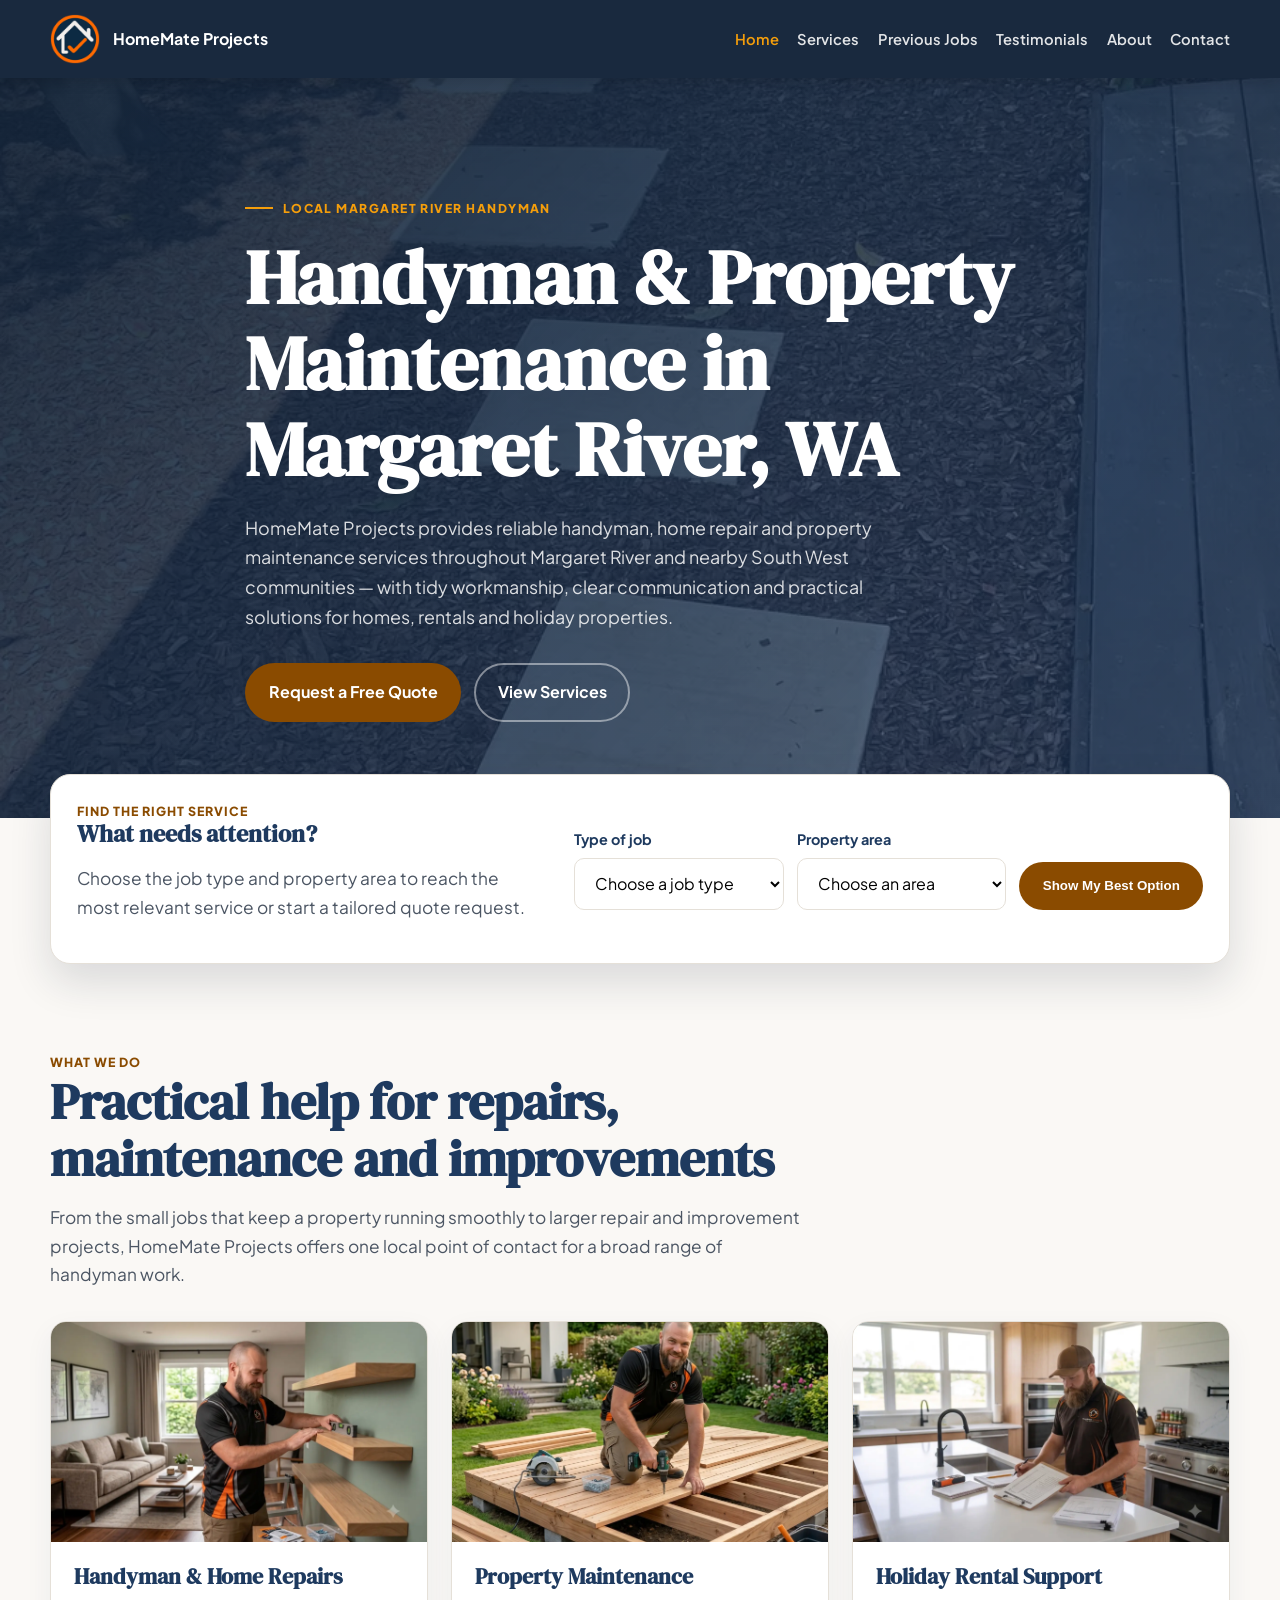
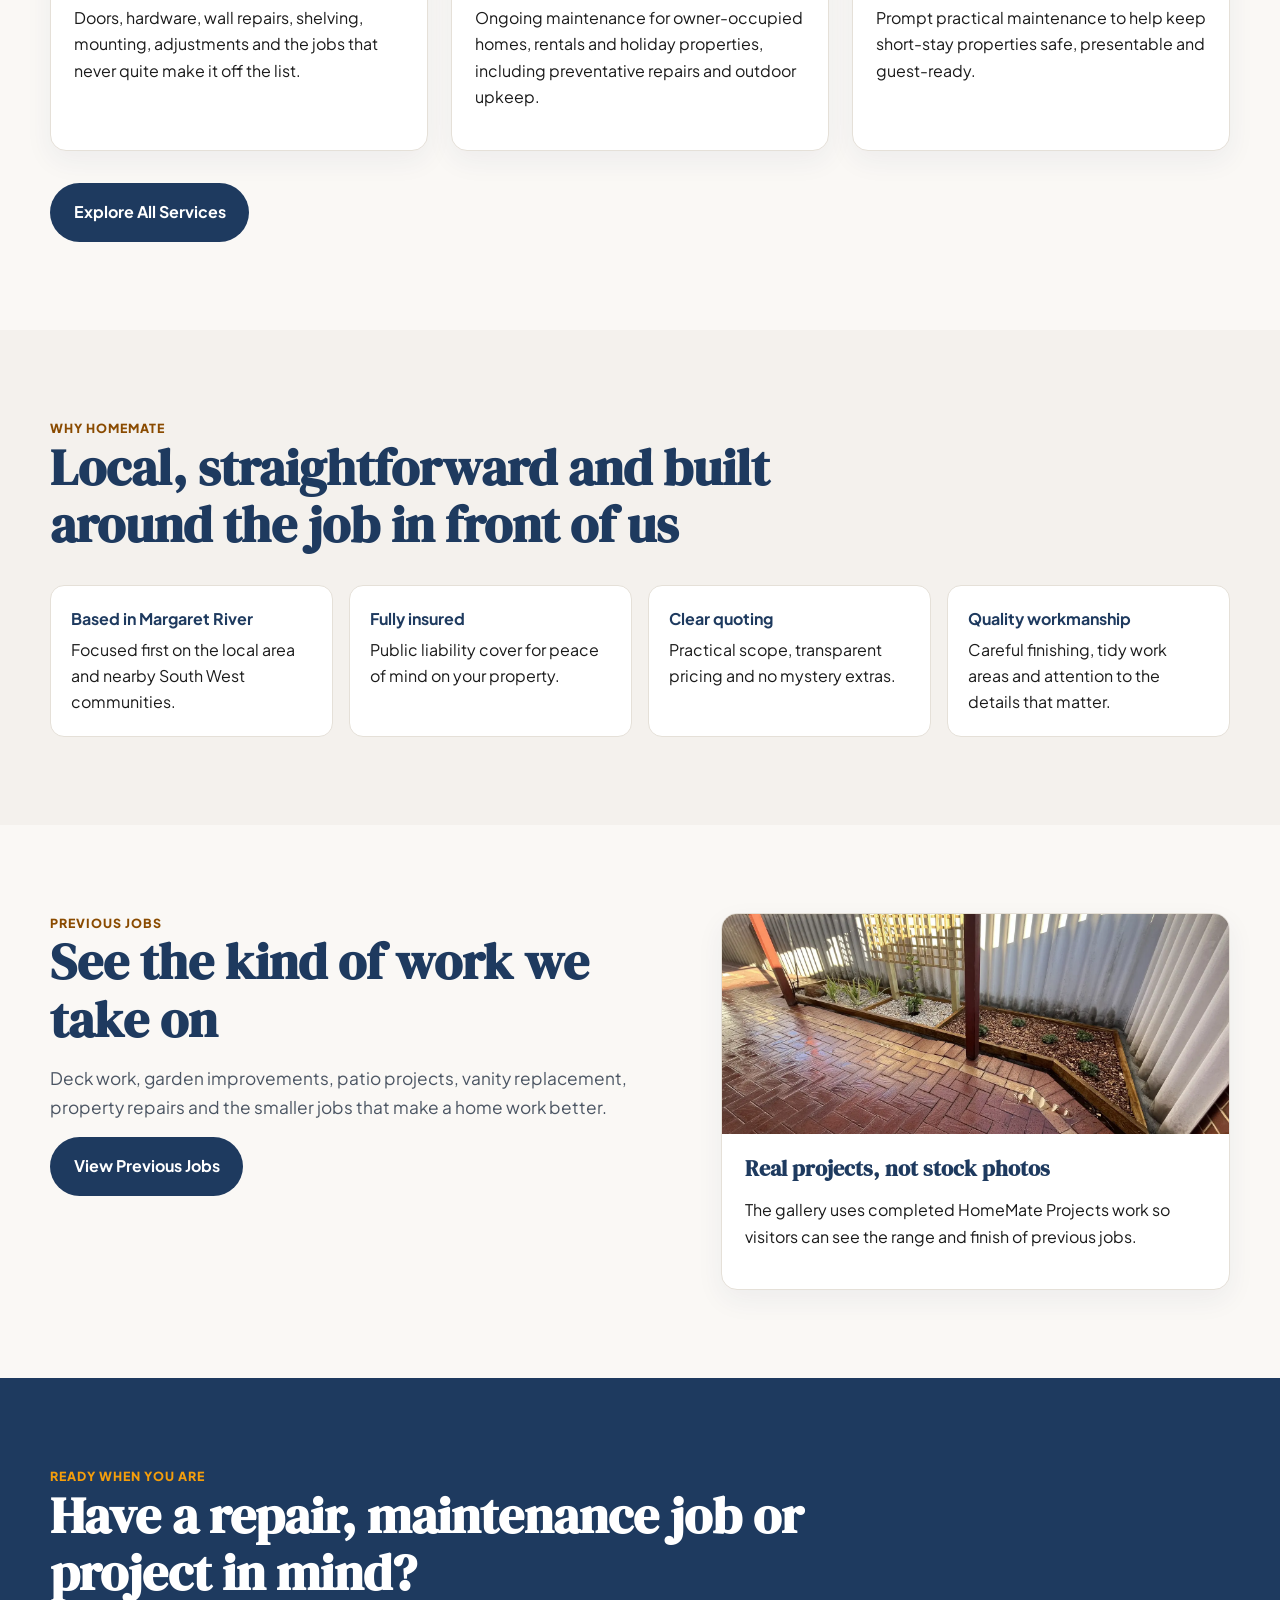
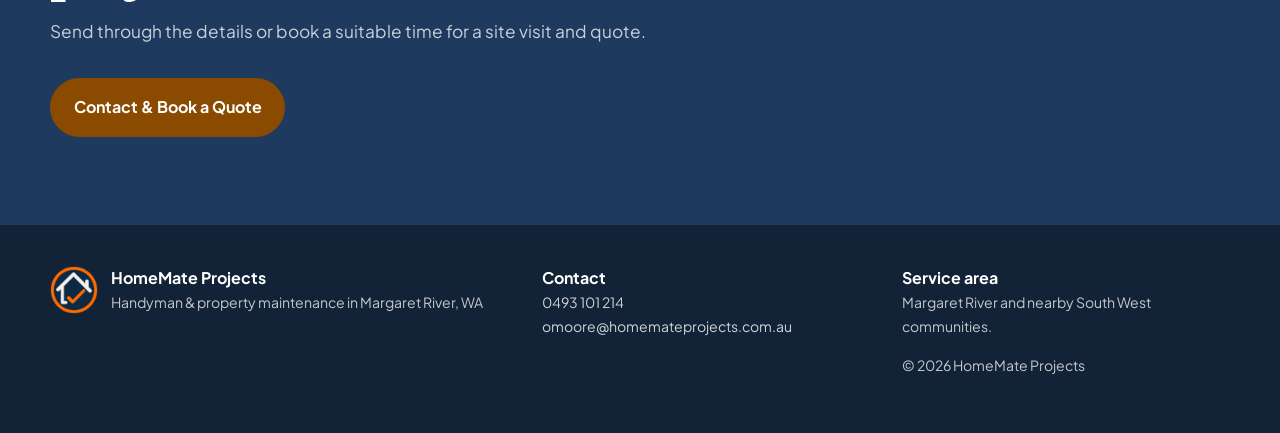
<file: index.html>
<!doctype html><html lang="en-AU"><head><meta charset="utf-8"><meta name="viewport" content="width=device-width,initial-scale=1"><title>Handyman Margaret River | HomeMate Projects</title><meta name="description" content="Reliable handyman and property maintenance services in Margaret River, WA. Home repairs, maintenance, outdoor work and holiday rental support."><link rel="canonical" href="https://homemateprojects.com.au/"><link rel="preconnect" href="https://fonts.googleapis.com"><link rel="preconnect" href="https://fonts.gstatic.com" crossorigin><link href="https://fonts.googleapis.com/css2?family=DM+Serif+Display&family=Plus+Jakarta+Sans:wght@400;500;600;700;800&display=swap" rel="stylesheet"><link rel="stylesheet" href="assets/styles.css"></head><body><header class="site-header"><div class="container nav"><a class="brand" href="index.html"><img src="assets/images/home-mate-logo.png" alt="HomeMate Projects logo"><span>HomeMate Projects</span></a><button class="menu-btn" aria-label="Toggle menu" aria-expanded="false">☰</button><nav class="nav-links" aria-label="Main navigation"><a href="index.html" aria-current="page">Home</a><a href="services.html">Services</a><a href="previous-jobs.html">Previous Jobs</a><a href="testimonials.html">Testimonials</a><a href="about.html">About</a><a href="contact.html">Contact</a></nav></div></header>
<main><section class="hero"><div class="container hero-inner"><div class="eyebrow">Local Margaret River handyman</div><h1>Handyman & Property Maintenance in Margaret River, WA</h1><p>HomeMate Projects provides reliable handyman, home repair and property maintenance services throughout Margaret River and nearby South West communities — with tidy workmanship, clear communication and practical solutions for homes, rentals and holiday properties.</p><div class="actions"><a class="btn btn-primary" href="contact.html">Request a Free Quote</a><a class="btn btn-outline" href="services.html">View Services</a></div></div></section><section class="finder-section" aria-labelledby="finder-title"><div class="container"><div class="finder-card"><div><div class="kicker">Find the right service</div><h2 id="finder-title">What needs attention?</h2><p class="lead">Choose the job type and property area to reach the most relevant service or start a tailored quote request.</p></div><form id="service-finder" class="finder-form"><div class="field"><label for="finder-job">Type of job</label><select id="finder-job" required><option value="">Choose a job type</option><option value="general">General handyman &amp; repairs</option><option value="property">Property maintenance</option><option value="doors">Doors, windows &amp; hardware</option><option value="carpentry">Carpentry &amp; small projects</option><option value="outdoor">Decks &amp; outdoor repairs</option><option value="holiday">Holiday rental maintenance</option><option value="kitchen">Kitchen &amp; bathroom refreshes</option><option value="flatpack">Flat-pack assembly</option></select></div><div class="field"><label for="finder-area">Property area</label><select id="finder-area" required><option value="">Choose an area</option><option>Margaret River</option><option>Cowaramup</option><option>Prevelly</option><option>Gnarabup</option><option>Witchcliffe</option><option>Gracetown</option><option>Nearby South West</option></select></div><button class="btn btn-primary" type="submit">Show My Best Option</button></form><div id="finder-result" class="finder-result" hidden aria-live="polite"><div><strong id="finder-result-title"></strong><p id="finder-result-copy"></p></div><div class="actions"><a id="finder-service-link" class="btn btn-navy" href="services.html">View Service</a><a id="finder-quote-link" class="btn btn-light" href="contact.html">Request a Quote</a></div></div></div></div></section><section class="section"><div class="container"><div class="kicker">What we do</div><h2 class="section-title">Practical help for repairs, maintenance and improvements</h2><p class="lead">From the small jobs that keep a property running smoothly to larger repair and improvement projects, HomeMate Projects offers one local point of contact for a broad range of handyman work.</p><div class="grid cards-3" style="margin-top:2rem"><article class="card"><img src="assets/images/shelving-install.webp" alt="Handyman repair and shelving work"><div class="card-body"><h3>Handyman & Home Repairs</h3><p>Doors, hardware, wall repairs, shelving, mounting, adjustments and the jobs that never quite make it off the list.</p></div></article><article class="card"><img src="assets/images/deck-build.webp" alt="Timber deck and outdoor repair work"><div class="card-body"><h3>Property Maintenance</h3><p>Ongoing maintenance for owner-occupied homes, rentals and holiday properties, including preventative repairs and outdoor upkeep.</p></div></article><article class="card"><img src="assets/images/holiday-rental-maintenance.webp" alt="Holiday rental property maintenance"><div class="card-body"><h3>Holiday Rental Support</h3><p>Prompt practical maintenance to help keep short-stay properties safe, presentable and guest-ready.</p></div></article></div><div class="actions"><a class="btn btn-navy" href="services.html">Explore All Services</a></div></div></section><section class="section alt"><div class="container"><div class="kicker">Why HomeMate</div><h2 class="section-title">Local, straightforward and built around the job in front of us</h2><div class="trust" style="margin-top:2rem"><div class="item"><strong>Based in Margaret River</strong><span>Focused first on the local area and nearby South West communities.</span></div><div class="item"><strong>Fully insured</strong><span>Public liability cover for peace of mind on your property.</span></div><div class="item"><strong>Clear quoting</strong><span>Practical scope, transparent pricing and no mystery extras.</span></div><div class="item"><strong>Quality workmanship</strong><span>Careful finishing, tidy work areas and attention to the details that matter.</span></div></div></div></section><section class="section"><div class="container split"><div><div class="kicker">Previous jobs</div><h2 class="section-title">See the kind of work we take on</h2><p class="lead">Deck work, garden improvements, patio projects, vanity replacement, property repairs and the smaller jobs that make a home work better.</p><a class="btn btn-navy" href="previous-jobs.html">View Previous Jobs</a></div><div class="card"><img src="assets/images/garden-after.webp" alt="Completed garden improvement project in the South West"><div class="card-body"><h3>Real projects, not stock photos</h3><p>The gallery uses completed HomeMate Projects work so visitors can see the range and finish of previous jobs.</p></div></div></div></section><section class="section navy"><div class="container"><div class="kicker" style="color:var(--amber-light)">Ready when you are</div><h2 class="section-title">Have a repair, maintenance job or project in mind?</h2><p class="lead">Send through the details or book a suitable time for a site visit and quote.</p><div class="actions"><a class="btn btn-primary" href="contact.html">Contact & Book a Quote</a></div></div></section></main><footer class="footer"><div class="container footer-grid"><div><div class="footer-brand"><img src="assets/images/home-mate-logo.png" alt=""><div><strong>HomeMate Projects</strong><div class="small">Handyman & property maintenance in Margaret River, WA</div></div></div></div><div><strong>Contact</strong><p class="small"><a href="tel:0493101214">0493 101 214</a><br><a href="mailto:omoore@homemateprojects.com.au">omoore@homemateprojects.com.au</a></p></div><div><strong>Service area</strong><p class="small">Margaret River and nearby South West communities.</p><p class="small">© 2026 HomeMate Projects</p></div></div></footer><script src="assets/site.js"></script></body></html>
</file>
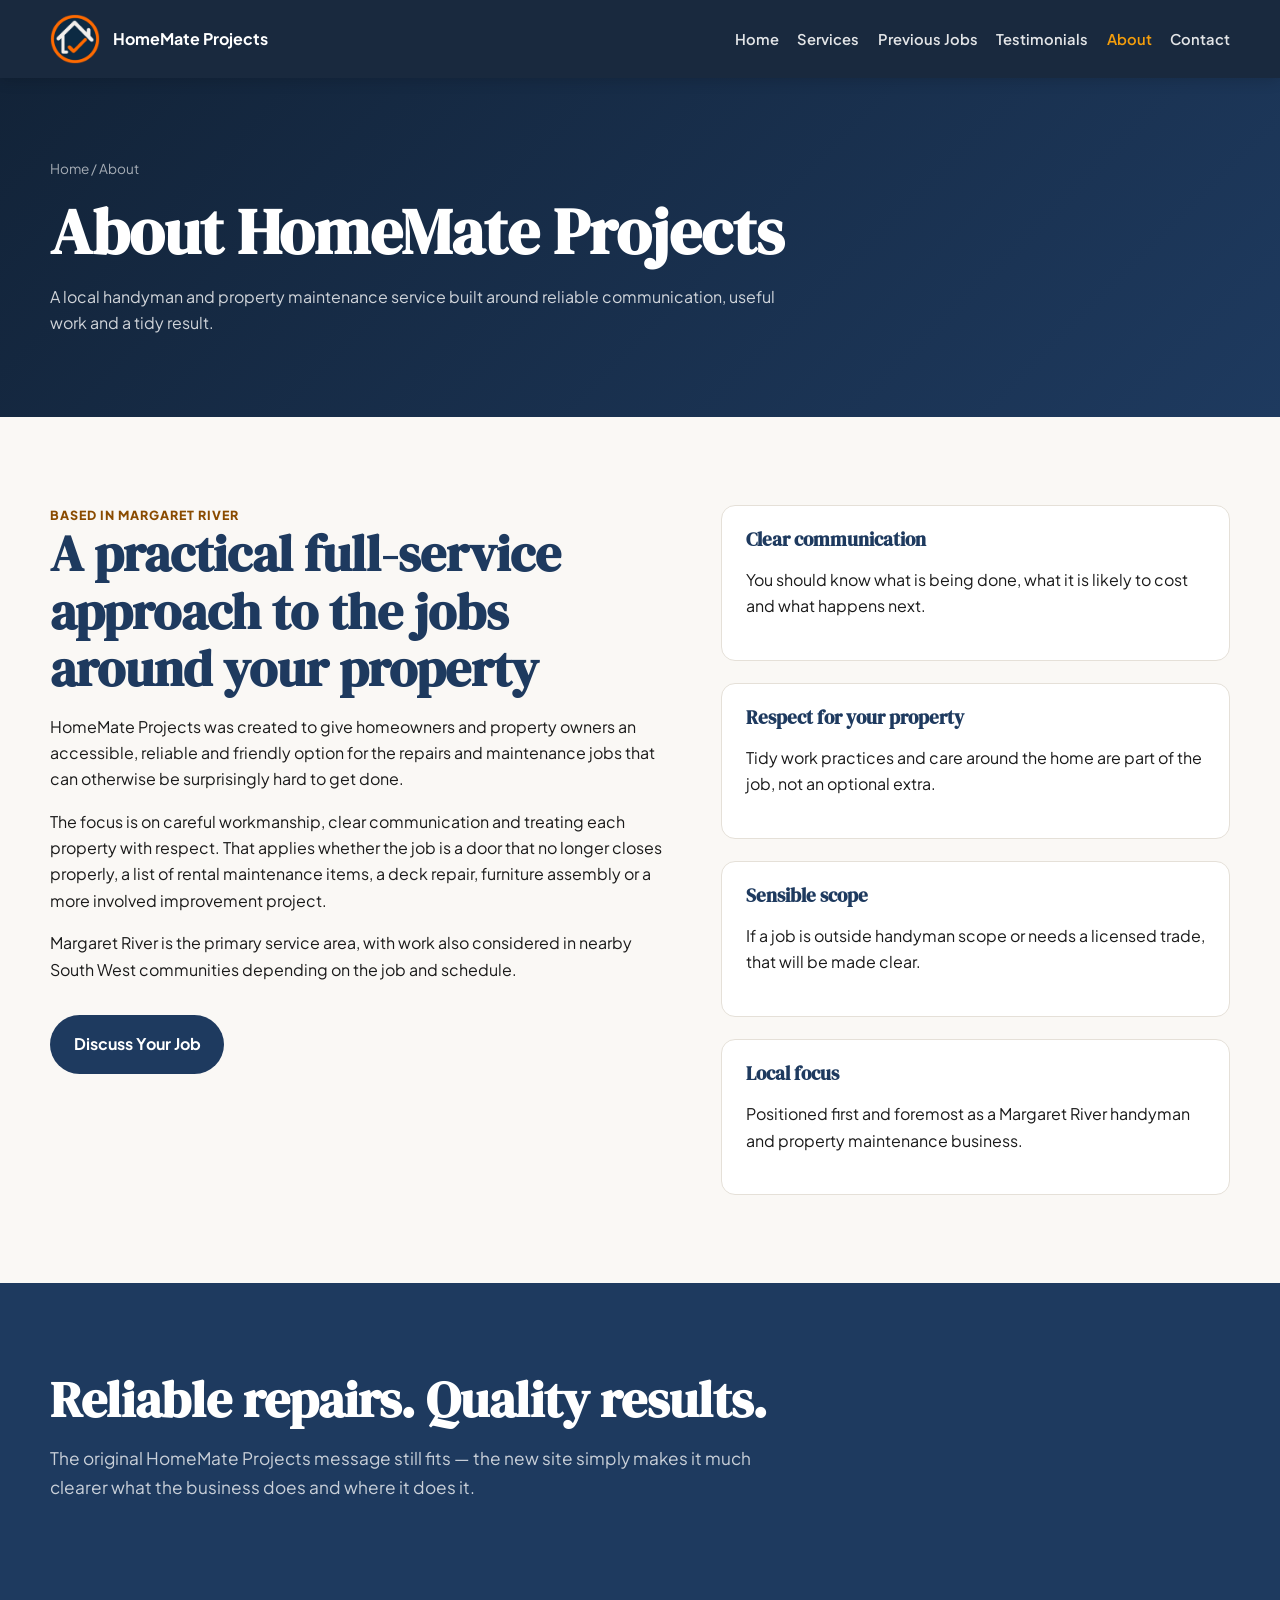
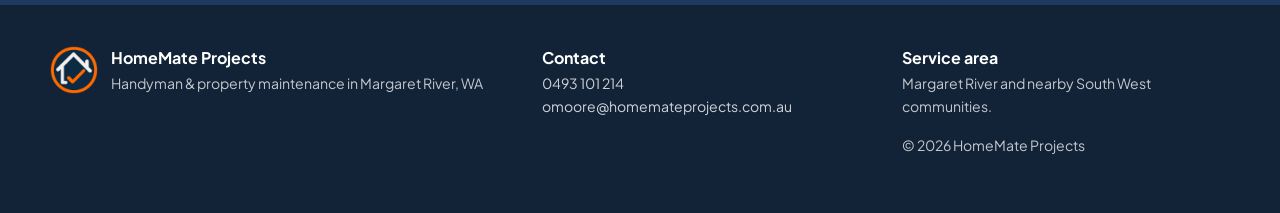
<file: about.html>
<!doctype html><html lang="en-AU"><head><meta charset="utf-8"><meta name="viewport" content="width=device-width,initial-scale=1"><title>About HomeMate Projects | Margaret River Handyman</title><meta name="description" content="About HomeMate Projects, a Margaret River handyman and property maintenance service focused on reliable repairs, clear communication and quality workmanship."><link rel="canonical" href="https://homemateprojects.com.au/about.html"><link rel="preconnect" href="https://fonts.googleapis.com"><link rel="preconnect" href="https://fonts.gstatic.com" crossorigin><link href="https://fonts.googleapis.com/css2?family=DM+Serif+Display&family=Plus+Jakarta+Sans:wght@400;500;600;700;800&display=swap" rel="stylesheet"><link rel="stylesheet" href="assets/styles.css"></head><body><header class="site-header"><div class="container nav"><a class="brand" href="index.html"><img src="assets/images/home-mate-logo.png" alt="HomeMate Projects logo"><span>HomeMate Projects</span></a><button class="menu-btn" aria-label="Toggle menu" aria-expanded="false">☰</button><nav class="nav-links" aria-label="Main navigation"><a href="index.html">Home</a><a href="services.html">Services</a><a href="previous-jobs.html">Previous Jobs</a><a href="testimonials.html">Testimonials</a><a href="about.html" aria-current="page">About</a><a href="contact.html">Contact</a></nav></div></header>
<main><section class="page-hero"><div class="container"><div class="breadcrumbs">Home / About</div><h1>About HomeMate Projects</h1><p>A local handyman and property maintenance service built around reliable communication, useful work and a tidy result.</p></div></section><section class="section"><div class="container split"><div><div class="kicker">Based in Margaret River</div><h2 class="section-title">A practical full-service approach to the jobs around your property</h2><p>HomeMate Projects was created to give homeowners and property owners an accessible, reliable and friendly option for the repairs and maintenance jobs that can otherwise be surprisingly hard to get done.</p><p>The focus is on careful workmanship, clear communication and treating each property with respect. That applies whether the job is a door that no longer closes properly, a list of rental maintenance items, a deck repair, furniture assembly or a more involved improvement project.</p><p>Margaret River is the primary service area, with work also considered in nearby South West communities depending on the job and schedule.</p><div class="actions"><a class="btn btn-navy" href="contact.html">Discuss Your Job</a></div></div><div class="grid"><div class="service-block"><h3>Clear communication</h3><p>You should know what is being done, what it is likely to cost and what happens next.</p></div><div class="service-block"><h3>Respect for your property</h3><p>Tidy work practices and care around the home are part of the job, not an optional extra.</p></div><div class="service-block"><h3>Sensible scope</h3><p>If a job is outside handyman scope or needs a licensed trade, that will be made clear.</p></div><div class="service-block"><h3>Local focus</h3><p>Positioned first and foremost as a Margaret River handyman and property maintenance business.</p></div></div></div></section><section class="section navy"><div class="container"><h2 class="section-title">Reliable repairs. Quality results.</h2><p class="lead">The original HomeMate Projects message still fits — the new site simply makes it much clearer what the business does and where it does it.</p></div></section></main><footer class="footer"><div class="container footer-grid"><div><div class="footer-brand"><img src="assets/images/home-mate-logo.png" alt=""><div><strong>HomeMate Projects</strong><div class="small">Handyman & property maintenance in Margaret River, WA</div></div></div></div><div><strong>Contact</strong><p class="small"><a href="tel:0493101214">0493 101 214</a><br><a href="mailto:omoore@homemateprojects.com.au">omoore@homemateprojects.com.au</a></p></div><div><strong>Service area</strong><p class="small">Margaret River and nearby South West communities.</p><p class="small">© 2026 HomeMate Projects</p></div></div></footer><script src="assets/site.js"></script></body></html>
</file>
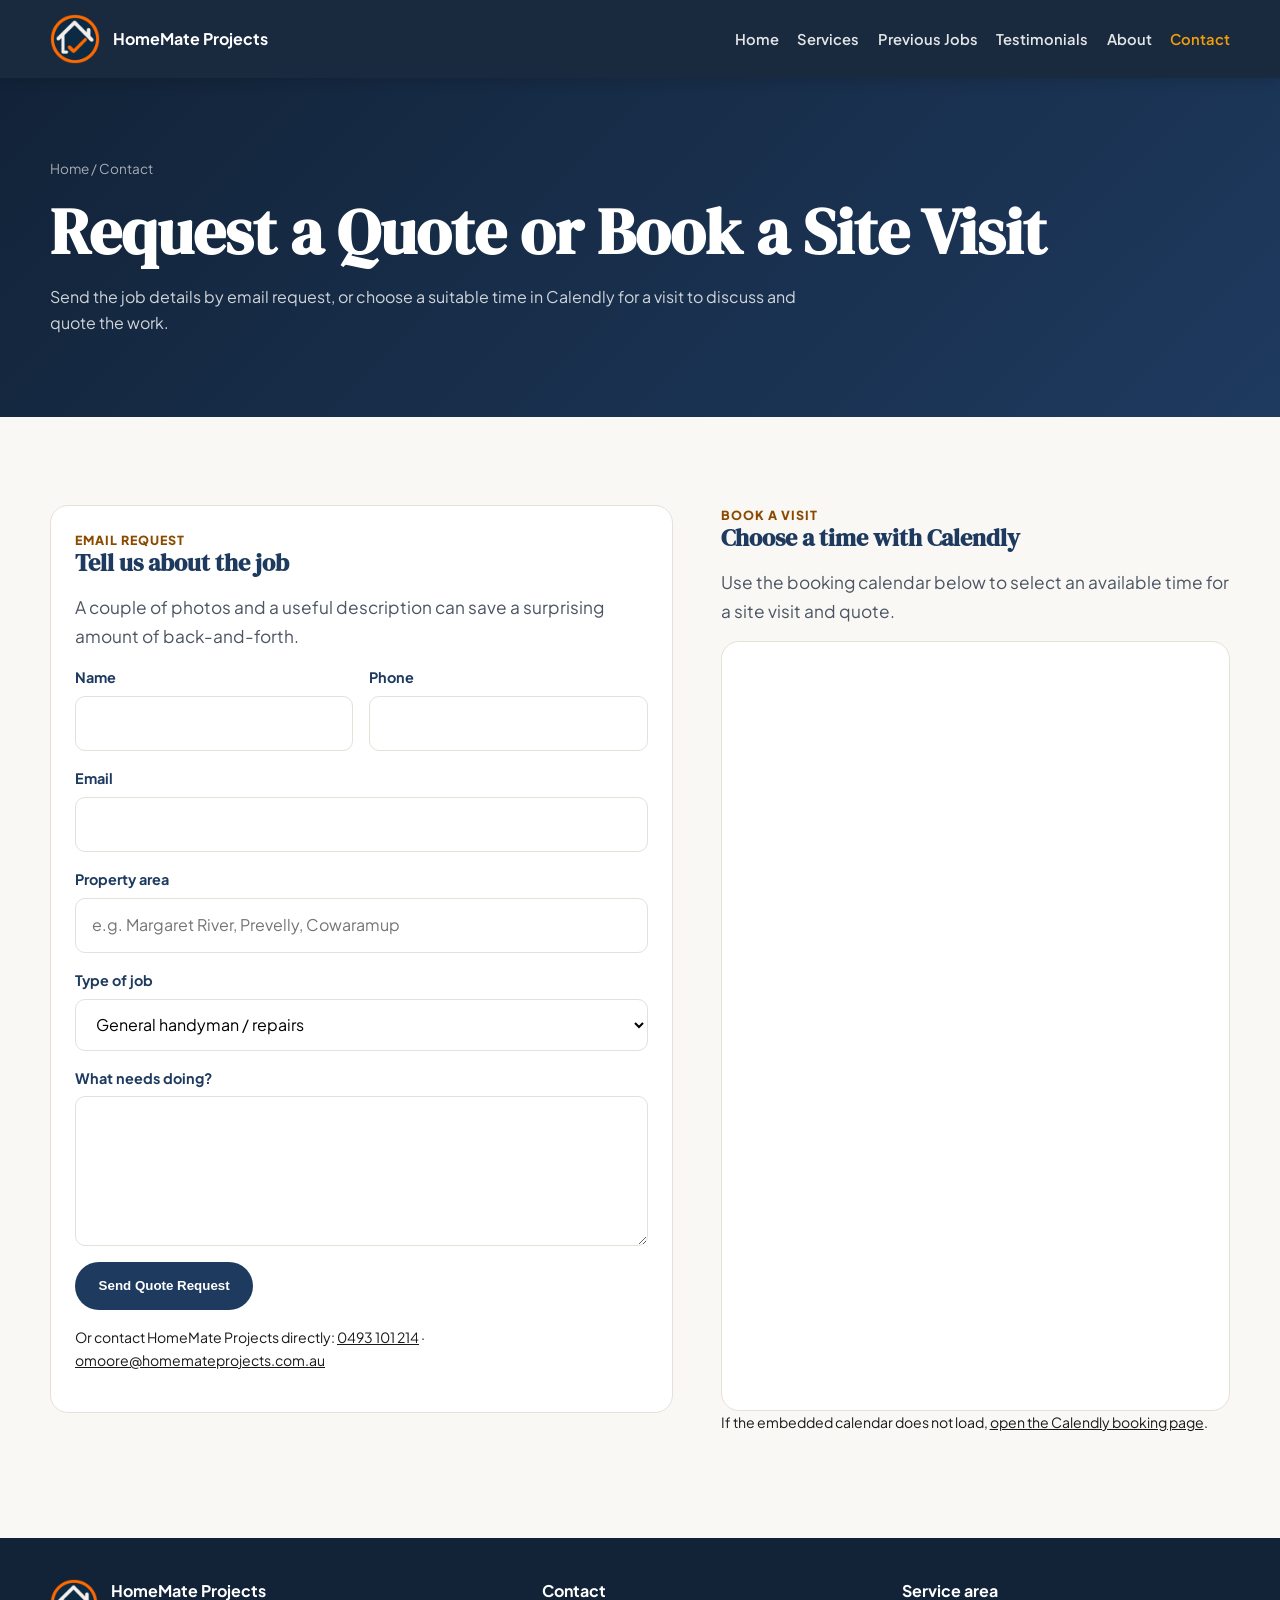
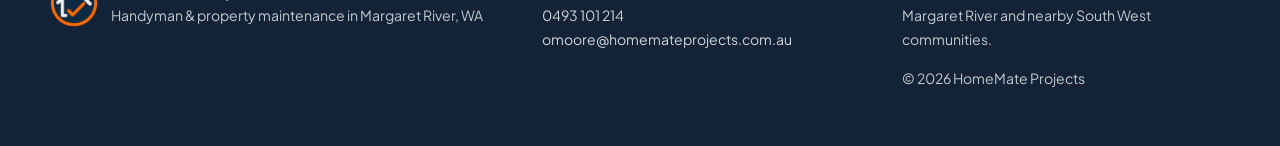
<file: contact.html>
<!doctype html><html lang="en-AU"><head><meta charset="utf-8"><meta name="viewport" content="width=device-width,initial-scale=1"><title>Contact HomeMate Projects | Book a Handyman Quote</title><meta name="description" content="Contact HomeMate Projects in Margaret River. Send a handyman quote request or book a site visit using Calendly."><link rel="canonical" href="https://homemateprojects.com.au/contact.html"><link rel="preconnect" href="https://fonts.googleapis.com"><link rel="preconnect" href="https://fonts.gstatic.com" crossorigin><link href="https://fonts.googleapis.com/css2?family=DM+Serif+Display&family=Plus+Jakarta+Sans:wght@400;500;600;700;800&display=swap" rel="stylesheet"><link rel="stylesheet" href="assets/styles.css"></head><body><header class="site-header"><div class="container nav"><a class="brand" href="index.html"><img src="assets/images/home-mate-logo.png" alt="HomeMate Projects logo"><span>HomeMate Projects</span></a><button class="menu-btn" aria-label="Toggle menu" aria-expanded="false">☰</button><nav class="nav-links" aria-label="Main navigation"><a href="index.html">Home</a><a href="services.html">Services</a><a href="previous-jobs.html">Previous Jobs</a><a href="testimonials.html">Testimonials</a><a href="about.html">About</a><a href="contact.html" aria-current="page">Contact</a></nav></div></header>
<main><section class="page-hero"><div class="container"><div class="breadcrumbs">Home / Contact</div><h1>Request a Quote or Book a Site Visit</h1><p>Send the job details by email request, or choose a suitable time in Calendly for a visit to discuss and quote the work.</p></div></section><section class="section"><div class="container split"><div class="contact-panel"><div class="kicker">Email request</div><h2>Tell us about the job</h2><p class="lead">A couple of photos and a useful description can save a surprising amount of back-and-forth.</p><form action="https://formspree.io/f/mgojnyzn" method="POST"><div class="form-row"><div class="field"><label for="name">Name</label><input id="name" name="name" autocomplete="name" required></div><div class="field"><label for="phone">Phone</label><input id="phone" name="phone" type="tel" autocomplete="tel"></div></div><div class="field"><label for="email">Email</label><input id="email" name="email" type="email" autocomplete="email" required></div><div class="field"><label for="location">Property area</label><input id="location" name="location" placeholder="e.g. Margaret River, Prevelly, Cowaramup"></div><div class="field"><label for="job">Type of job</label><select id="job" name="job"><option>General handyman / repairs</option><option>Property maintenance</option><option>Doors / windows / hardware</option><option>Carpentry / small project</option><option>Deck / outdoor repairs</option><option>Holiday rental maintenance</option><option>Kitchen / bathroom refresh</option><option>Flat-pack assembly</option><option>Other</option></select></div><div class="field"><label for="message">What needs doing?</label><textarea id="message" name="message" required></textarea></div><input type="hidden" name="_subject" value="HomeMate Projects website quote request"><button class="btn btn-navy" type="submit">Send Quote Request</button></form><p class="small" style="margin-top:1rem">Or contact HomeMate Projects directly: <a href="tel:0493101214">0493 101 214</a> · <a href="mailto:omoore@homemateprojects.com.au">omoore@homemateprojects.com.au</a></p></div><div><div class="kicker">Book a visit</div><h2>Choose a time with Calendly</h2><p class="lead">Use the booking calendar below to select an available time for a site visit and quote.</p><div class="calendly-wrap"><iframe src="https://calendly.com/omoore-homemateprojects/hire_a_handyman_for_an_hour?embed_domain=homemateprojects.com.au&embed_type=Inline" title="Book a HomeMate Projects quote visit" loading="lazy"></iframe></div><p class="small">If the embedded calendar does not load, <a href="https://calendly.com/omoore-homemateprojects/hire_a_handyman_for_an_hour" target="_blank" rel="noopener">open the Calendly booking page</a>.</p></div></div></section></main><footer class="footer"><div class="container footer-grid"><div><div class="footer-brand"><img src="assets/images/home-mate-logo.png" alt=""><div><strong>HomeMate Projects</strong><div class="small">Handyman & property maintenance in Margaret River, WA</div></div></div></div><div><strong>Contact</strong><p class="small"><a href="tel:0493101214">0493 101 214</a><br><a href="mailto:omoore@homemateprojects.com.au">omoore@homemateprojects.com.au</a></p></div><div><strong>Service area</strong><p class="small">Margaret River and nearby South West communities.</p><p class="small">© 2026 HomeMate Projects</p></div></div></footer><script src="assets/site.js"></script></body></html>
</file>
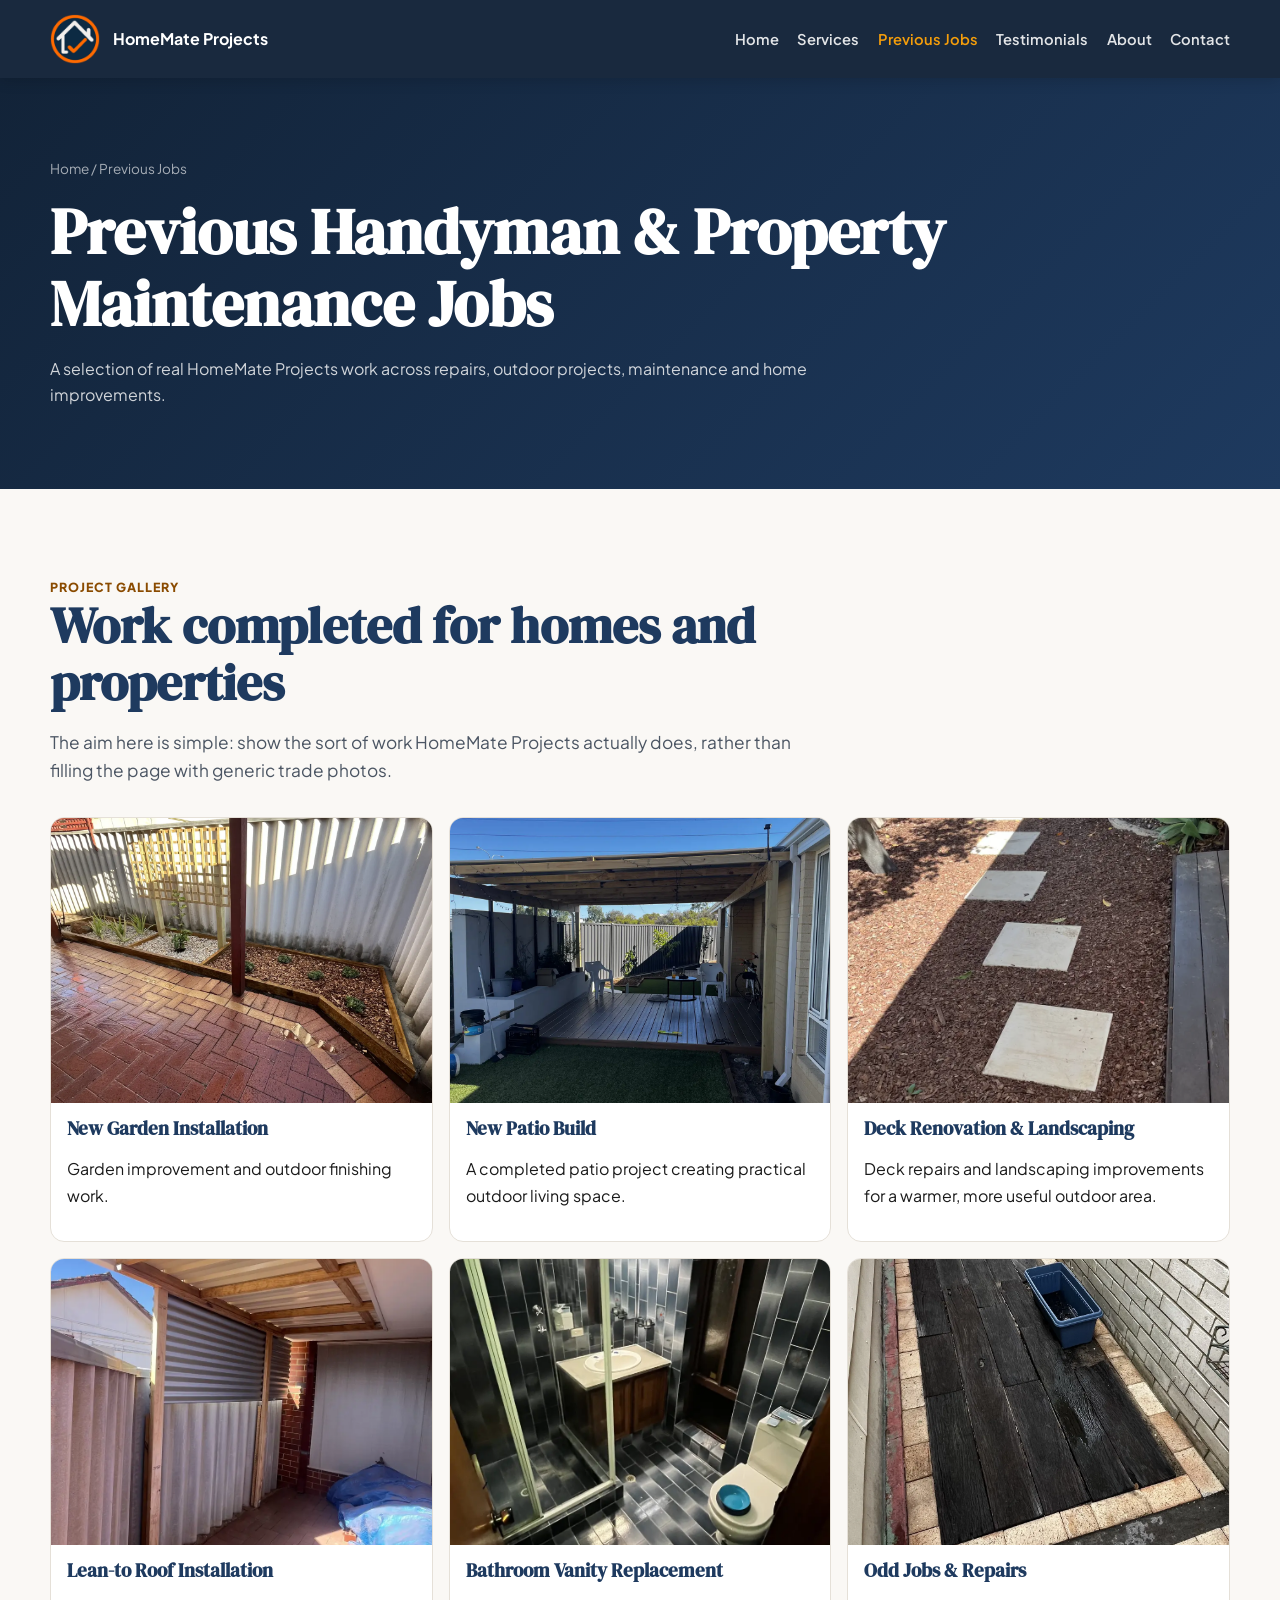
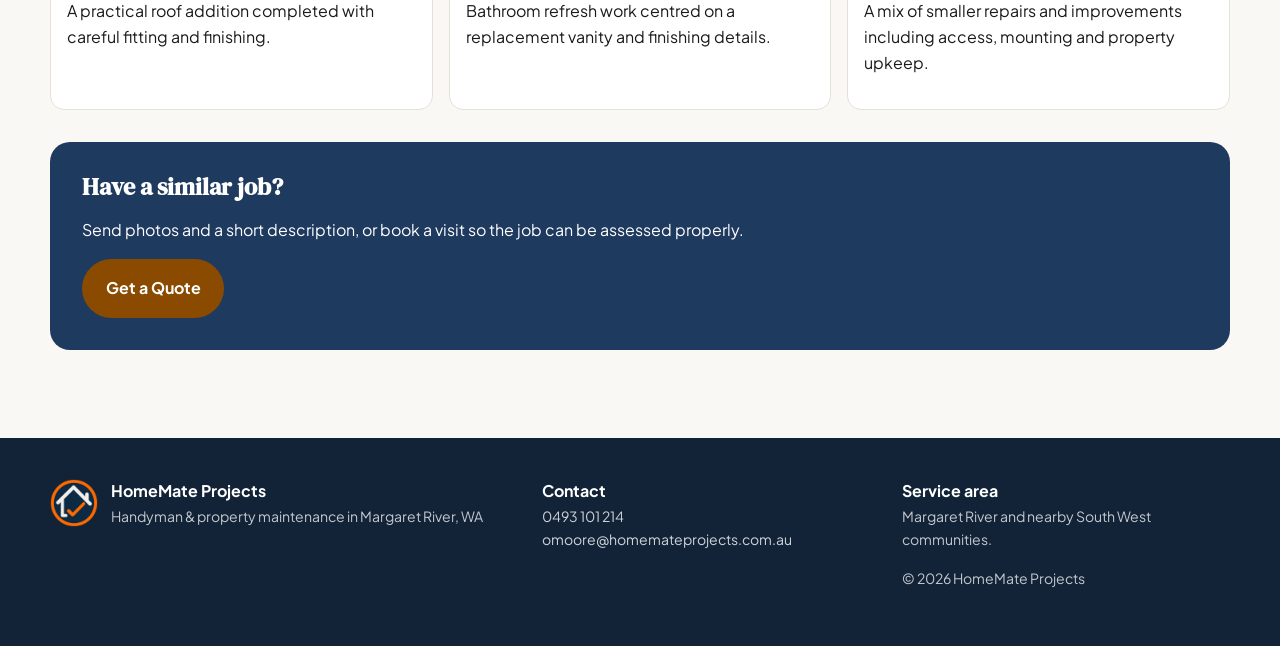
<file: previous-jobs.html>
<!doctype html><html lang="en-AU"><head><meta charset="utf-8"><meta name="viewport" content="width=device-width,initial-scale=1"><title>Previous Jobs | Handyman Margaret River | HomeMate Projects</title><meta name="description" content="See previous HomeMate Projects handyman, deck, garden, patio, bathroom and property maintenance jobs in Margaret River and the South West."><link rel="canonical" href="https://homemateprojects.com.au/previous-jobs.html"><link rel="preconnect" href="https://fonts.googleapis.com"><link rel="preconnect" href="https://fonts.gstatic.com" crossorigin><link href="https://fonts.googleapis.com/css2?family=DM+Serif+Display&family=Plus+Jakarta+Sans:wght@400;500;600;700;800&display=swap" rel="stylesheet"><link rel="stylesheet" href="assets/styles.css"></head><body><header class="site-header"><div class="container nav"><a class="brand" href="index.html"><img src="assets/images/home-mate-logo.png" alt="HomeMate Projects logo"><span>HomeMate Projects</span></a><button class="menu-btn" aria-label="Toggle menu" aria-expanded="false">☰</button><nav class="nav-links" aria-label="Main navigation"><a href="index.html">Home</a><a href="services.html">Services</a><a href="previous-jobs.html" aria-current="page">Previous Jobs</a><a href="testimonials.html">Testimonials</a><a href="about.html">About</a><a href="contact.html">Contact</a></nav></div></header>
<main><section class="page-hero"><div class="container"><div class="breadcrumbs">Home / Previous Jobs</div><h1>Previous Handyman & Property Maintenance Jobs</h1><p>A selection of real HomeMate Projects work across repairs, outdoor projects, maintenance and home improvements.</p></div></section><section class="section"><div class="container"><div class="kicker">Project gallery</div><h2 class="section-title">Work completed for homes and properties</h2><p class="lead">The aim here is simple: show the sort of work HomeMate Projects actually does, rather than filling the page with generic trade photos.</p><div class="gallery" style="margin-top:2rem"><figure><img src="assets/images/garden-after.webp" alt="New Garden Installation"><figcaption><h3>New Garden Installation</h3><p>Garden improvement and outdoor finishing work.</p></figcaption></figure><figure><img src="assets/images/patio-after.webp" alt="New Patio Build"><figcaption><h3>New Patio Build</h3><p>A completed patio project creating practical outdoor living space.</p></figcaption></figure><figure><img src="assets/images/deck-after.webp" alt="Deck Renovation & Landscaping"><figcaption><h3>Deck Renovation & Landscaping</h3><p>Deck repairs and landscaping improvements for a warmer, more useful outdoor area.</p></figcaption></figure><figure><img src="assets/images/lean-to-after.webp" alt="Lean-to Roof Installation"><figcaption><h3>Lean-to Roof Installation</h3><p>A practical roof addition completed with careful fitting and finishing.</p></figcaption></figure><figure><img src="assets/images/vanity-after.webp" alt="Bathroom Vanity Replacement"><figcaption><h3>Bathroom Vanity Replacement</h3><p>Bathroom refresh work centred on a replacement vanity and finishing details.</p></figcaption></figure><figure><img src="assets/images/small-walkway.webp" alt="Odd Jobs & Repairs"><figcaption><h3>Odd Jobs & Repairs</h3><p>A mix of smaller repairs and improvements including access, mounting and property upkeep.</p></figcaption></figure></div><div class="cta" style="margin-top:2rem"><h2>Have a similar job?</h2><p>Send photos and a short description, or book a visit so the job can be assessed properly.</p><a class="btn btn-primary" href="contact.html">Get a Quote</a></div></div></section></main><footer class="footer"><div class="container footer-grid"><div><div class="footer-brand"><img src="assets/images/home-mate-logo.png" alt=""><div><strong>HomeMate Projects</strong><div class="small">Handyman & property maintenance in Margaret River, WA</div></div></div></div><div><strong>Contact</strong><p class="small"><a href="tel:0493101214">0493 101 214</a><br><a href="mailto:omoore@homemateprojects.com.au">omoore@homemateprojects.com.au</a></p></div><div><strong>Service area</strong><p class="small">Margaret River and nearby South West communities.</p><p class="small">© 2026 HomeMate Projects</p></div></div></footer><script src="assets/site.js"></script></body></html>
</file>
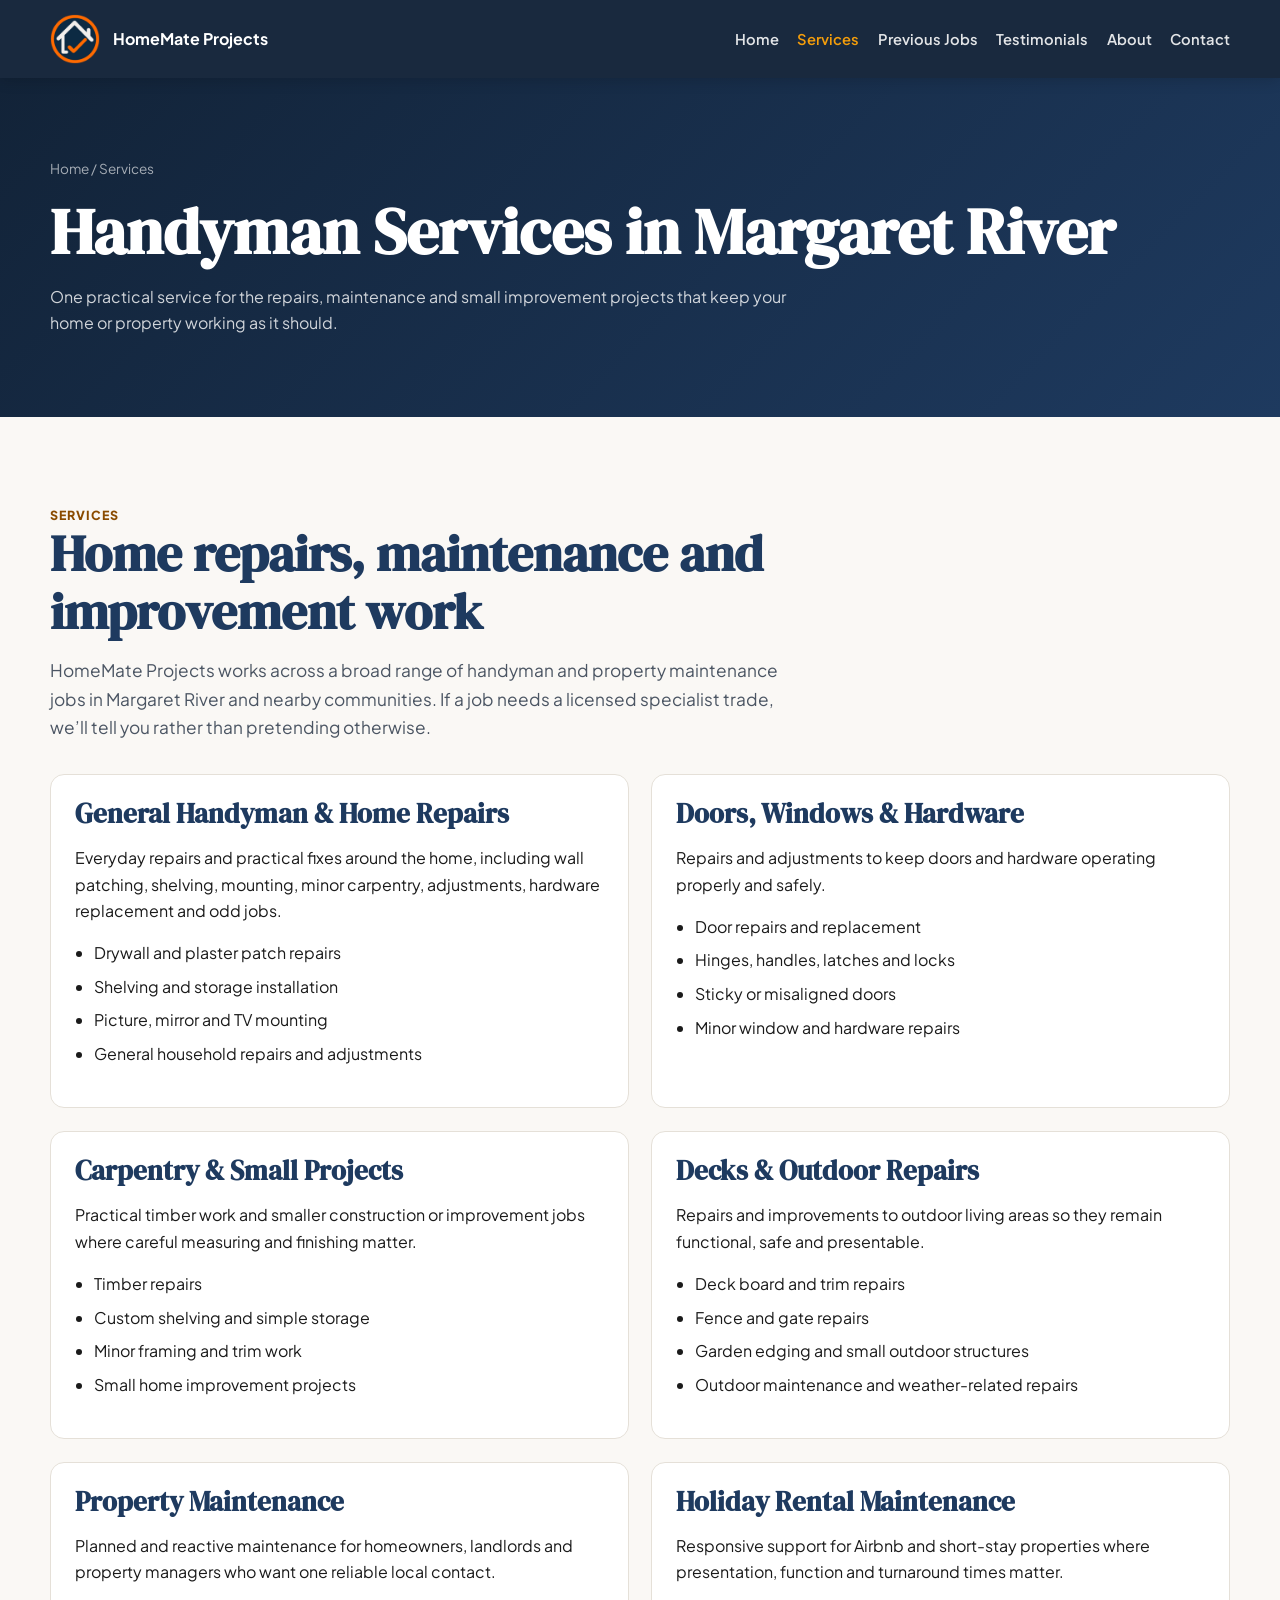
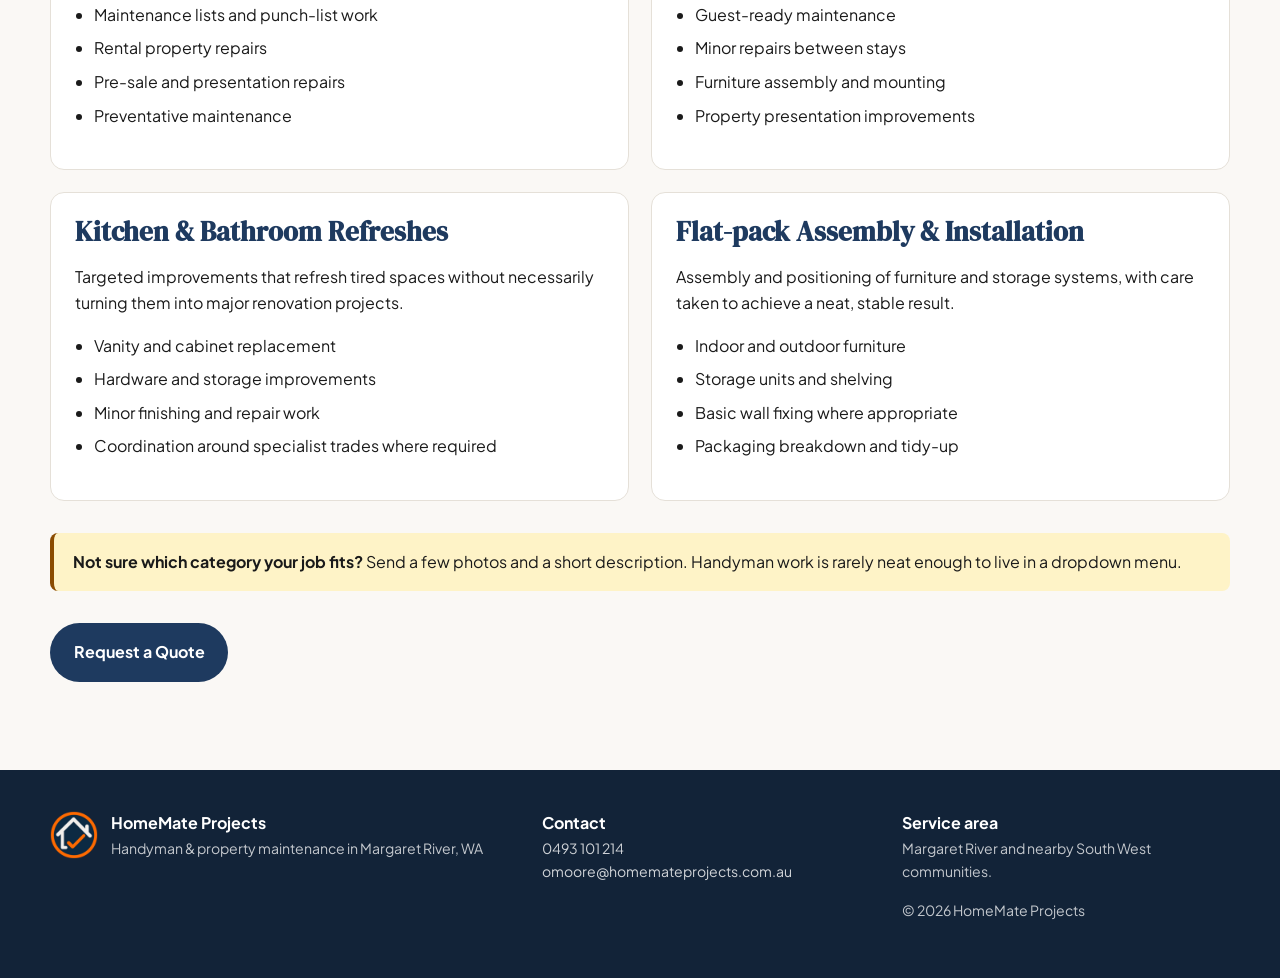
<file: services.html>
<!doctype html><html lang="en-AU"><head><meta charset="utf-8"><meta name="viewport" content="width=device-width,initial-scale=1"><title>Handyman Services Margaret River | HomeMate Projects</title><meta name="description" content="Handyman services in Margaret River including home repairs, property maintenance, doors, carpentry, decks, outdoor repairs and holiday rental maintenance."><link rel="canonical" href="https://homemateprojects.com.au/services.html"><link rel="preconnect" href="https://fonts.googleapis.com"><link rel="preconnect" href="https://fonts.gstatic.com" crossorigin><link href="https://fonts.googleapis.com/css2?family=DM+Serif+Display&family=Plus+Jakarta+Sans:wght@400;500;600;700;800&display=swap" rel="stylesheet"><link rel="stylesheet" href="assets/styles.css"></head><body><header class="site-header"><div class="container nav"><a class="brand" href="index.html"><img src="assets/images/home-mate-logo.png" alt="HomeMate Projects logo"><span>HomeMate Projects</span></a><button class="menu-btn" aria-label="Toggle menu" aria-expanded="false">☰</button><nav class="nav-links" aria-label="Main navigation"><a href="index.html">Home</a><a href="services.html" aria-current="page">Services</a><a href="previous-jobs.html">Previous Jobs</a><a href="testimonials.html">Testimonials</a><a href="about.html">About</a><a href="contact.html">Contact</a></nav></div></header>
<main><section class="page-hero"><div class="container"><div class="breadcrumbs">Home / Services</div><h1>Handyman Services in Margaret River</h1><p>One practical service for the repairs, maintenance and small improvement projects that keep your home or property working as it should.</p></div></section><section class="section"><div class="container"><div class="seo-copy"><div class="kicker">Services</div><h2 class="section-title">Home repairs, maintenance and improvement work</h2><p class="lead">HomeMate Projects works across a broad range of handyman and property maintenance jobs in Margaret River and nearby communities. If a job needs a licensed specialist trade, we’ll tell you rather than pretending otherwise.</p></div><div class="grid cards-2" style="margin-top:2rem"><article class="service-block" id="general"><h2>General Handyman & Home Repairs</h2><p>Everyday repairs and practical fixes around the home, including wall patching, shelving, mounting, minor carpentry, adjustments, hardware replacement and odd jobs.</p><ul class="list"><li>Drywall and plaster patch repairs</li><li>Shelving and storage installation</li><li>Picture, mirror and TV mounting</li><li>General household repairs and adjustments</li></ul></article><article class="service-block" id="doors"><h2>Doors, Windows & Hardware</h2><p>Repairs and adjustments to keep doors and hardware operating properly and safely.</p><ul class="list"><li>Door repairs and replacement</li><li>Hinges, handles, latches and locks</li><li>Sticky or misaligned doors</li><li>Minor window and hardware repairs</li></ul></article><article class="service-block" id="carpentry"><h2>Carpentry & Small Projects</h2><p>Practical timber work and smaller construction or improvement jobs where careful measuring and finishing matter.</p><ul class="list"><li>Timber repairs</li><li>Custom shelving and simple storage</li><li>Minor framing and trim work</li><li>Small home improvement projects</li></ul></article><article class="service-block" id="outdoor"><h2>Decks & Outdoor Repairs</h2><p>Repairs and improvements to outdoor living areas so they remain functional, safe and presentable.</p><ul class="list"><li>Deck board and trim repairs</li><li>Fence and gate repairs</li><li>Garden edging and small outdoor structures</li><li>Outdoor maintenance and weather-related repairs</li></ul></article><article class="service-block" id="property"><h2>Property Maintenance</h2><p>Planned and reactive maintenance for homeowners, landlords and property managers who want one reliable local contact.</p><ul class="list"><li>Maintenance lists and punch-list work</li><li>Rental property repairs</li><li>Pre-sale and presentation repairs</li><li>Preventative maintenance</li></ul></article><article class="service-block" id="holiday"><h2>Holiday Rental Maintenance</h2><p>Responsive support for Airbnb and short-stay properties where presentation, function and turnaround times matter.</p><ul class="list"><li>Guest-ready maintenance</li><li>Minor repairs between stays</li><li>Furniture assembly and mounting</li><li>Property presentation improvements</li></ul></article><article class="service-block" id="kitchen"><h2>Kitchen & Bathroom Refreshes</h2><p>Targeted improvements that refresh tired spaces without necessarily turning them into major renovation projects.</p><ul class="list"><li>Vanity and cabinet replacement</li><li>Hardware and storage improvements</li><li>Minor finishing and repair work</li><li>Coordination around specialist trades where required</li></ul></article><article class="service-block" id="flatpack"><h2>Flat-pack Assembly & Installation</h2><p>Assembly and positioning of furniture and storage systems, with care taken to achieve a neat, stable result.</p><ul class="list"><li>Indoor and outdoor furniture</li><li>Storage units and shelving</li><li>Basic wall fixing where appropriate</li><li>Packaging breakdown and tidy-up</li></ul></article></div><div class="notice" style="margin-top:2rem"><strong>Not sure which category your job fits?</strong> Send a few photos and a short description. Handyman work is rarely neat enough to live in a dropdown menu.</div><div class="actions"><a class="btn btn-navy" href="contact.html">Request a Quote</a></div></div></section></main><footer class="footer"><div class="container footer-grid"><div><div class="footer-brand"><img src="assets/images/home-mate-logo.png" alt=""><div><strong>HomeMate Projects</strong><div class="small">Handyman & property maintenance in Margaret River, WA</div></div></div></div><div><strong>Contact</strong><p class="small"><a href="tel:0493101214">0493 101 214</a><br><a href="mailto:omoore@homemateprojects.com.au">omoore@homemateprojects.com.au</a></p></div><div><strong>Service area</strong><p class="small">Margaret River and nearby South West communities.</p><p class="small">© 2026 HomeMate Projects</p></div></div></footer><script src="assets/site.js"></script></body></html>
</file>
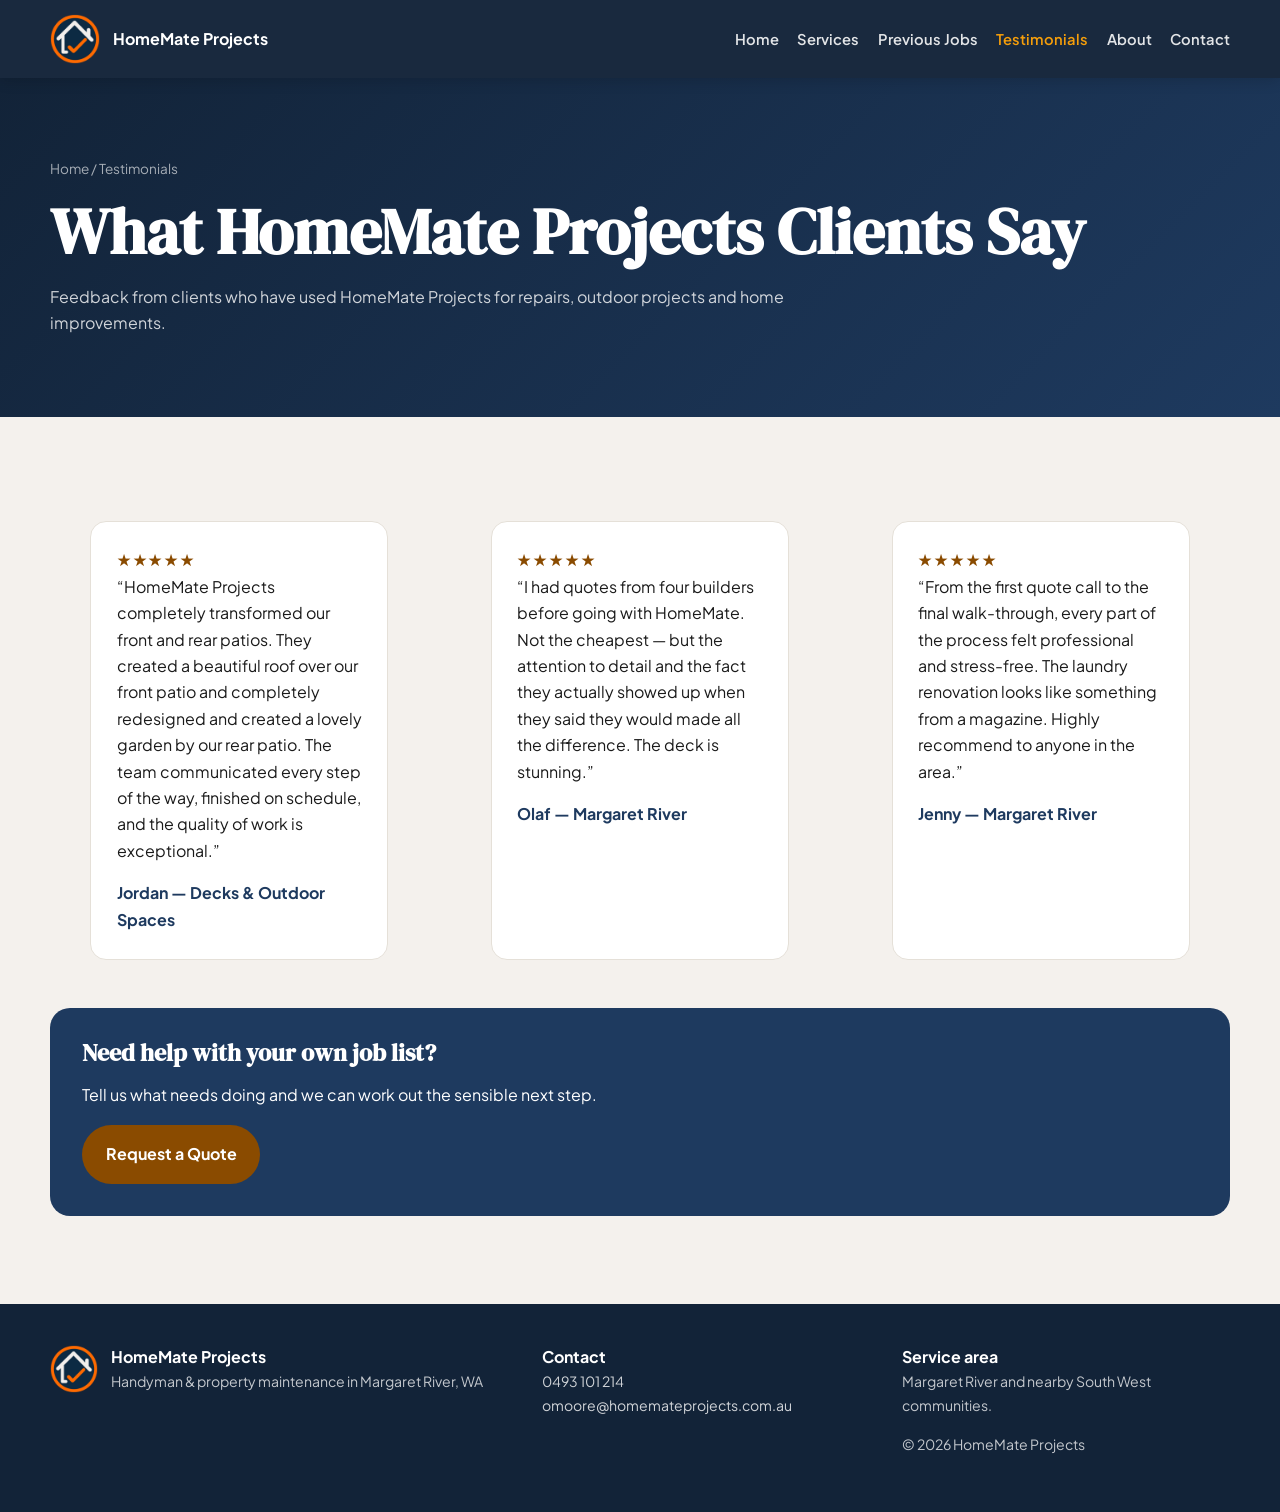
<file: testimonials.html>
<!doctype html><html lang="en-AU"><head><meta charset="utf-8"><meta name="viewport" content="width=device-width,initial-scale=1"><title>Testimonials | HomeMate Projects Margaret River</title><meta name="description" content="Read client testimonials for HomeMate Projects handyman, property maintenance and home improvement work in Margaret River."><link rel="canonical" href="https://homemateprojects.com.au/testimonials.html"><link rel="preconnect" href="https://fonts.googleapis.com"><link rel="preconnect" href="https://fonts.gstatic.com" crossorigin><link href="https://fonts.googleapis.com/css2?family=DM+Serif+Display&family=Plus+Jakarta+Sans:wght@400;500;600;700;800&display=swap" rel="stylesheet"><link rel="stylesheet" href="assets/styles.css"></head><body><header class="site-header"><div class="container nav"><a class="brand" href="index.html"><img src="assets/images/home-mate-logo.png" alt="HomeMate Projects logo"><span>HomeMate Projects</span></a><button class="menu-btn" aria-label="Toggle menu" aria-expanded="false">☰</button><nav class="nav-links" aria-label="Main navigation"><a href="index.html">Home</a><a href="services.html">Services</a><a href="previous-jobs.html">Previous Jobs</a><a href="testimonials.html" aria-current="page">Testimonials</a><a href="about.html">About</a><a href="contact.html">Contact</a></nav></div></header>
<main><section class="page-hero"><div class="container"><div class="breadcrumbs">Home / Testimonials</div><h1>What HomeMate Projects Clients Say</h1><p>Feedback from clients who have used HomeMate Projects for repairs, outdoor projects and home improvements.</p></div></section><section class="section alt"><div class="container"><div class="grid cards-3"><blockquote class="quote"><div class="stars">★★★★★</div><p>“HomeMate Projects completely transformed our front and rear patios. They created a beautiful roof over our front patio and completely redesigned and created a lovely garden by our rear patio. The team communicated every step of the way, finished on schedule, and the quality of work is exceptional.”</p><cite>Jordan — Decks & Outdoor Spaces</cite></blockquote><blockquote class="quote"><div class="stars">★★★★★</div><p>“I had quotes from four builders before going with HomeMate. Not the cheapest — but the attention to detail and the fact they actually showed up when they said they would made all the difference. The deck is stunning.”</p><cite>Olaf — Margaret River</cite></blockquote><blockquote class="quote"><div class="stars">★★★★★</div><p>“From the first quote call to the final walk-through, every part of the process felt professional and stress-free. The laundry renovation looks like something from a magazine. Highly recommend to anyone in the area.”</p><cite>Jenny — Margaret River</cite></blockquote></div><div class="cta" style="margin-top:2rem"><h2>Need help with your own job list?</h2><p>Tell us what needs doing and we can work out the sensible next step.</p><a class="btn btn-primary" href="contact.html">Request a Quote</a></div></div></section></main><footer class="footer"><div class="container footer-grid"><div><div class="footer-brand"><img src="assets/images/home-mate-logo.png" alt=""><div><strong>HomeMate Projects</strong><div class="small">Handyman & property maintenance in Margaret River, WA</div></div></div></div><div><strong>Contact</strong><p class="small"><a href="tel:0493101214">0493 101 214</a><br><a href="mailto:omoore@homemateprojects.com.au">omoore@homemateprojects.com.au</a></p></div><div><strong>Service area</strong><p class="small">Margaret River and nearby South West communities.</p><p class="small">© 2026 HomeMate Projects</p></div></div></footer><script src="assets/site.js"></script></body></html>
</file>
<file: assets/styles.css>
:root{--navy:#1e3a5f;--navy-dark:#122338;--navy-light:#2a4f7e;--amber:#8a4b00;--amber-light:#f59e0b;--amber-pale:#fef3c7;--cream:#faf8f5;--warm-gray:#f4f1ed;--text:#1a1a1a;--muted:#4b5563;--border:#e5e0d8;--white:#fff;--max:1180px}
*{box-sizing:border-box}html{scroll-behavior:smooth}body{margin:0;font-family:'Plus Jakarta Sans',Arial,sans-serif;background:var(--cream);color:var(--text);line-height:1.65}h1,h2,h3{font-family:'DM Serif Display',Georgia,serif;line-height:1.12;margin:0 0 1rem;color:var(--navy)}p{margin:0 0 1rem}a{color:inherit}.container{width:min(var(--max),calc(100% - 2rem));margin:auto}.site-header{position:sticky;top:0;z-index:50;background:rgba(18,35,56,.97);backdrop-filter:blur(10px);box-shadow:0 2px 14px rgba(0,0,0,.16)}.nav{height:78px;display:flex;align-items:center;justify-content:space-between;gap:1.5rem}.brand{display:flex;align-items:center;gap:.8rem;color:#fff;text-decoration:none;font-weight:700}.brand img{width:50px;height:50px;object-fit:contain}.nav-links{display:flex;align-items:center;gap:1.15rem}.nav-links a{color:rgba(255,255,255,.88);text-decoration:none;font-size:.92rem;font-weight:600}.nav-links a:hover,.nav-links a[aria-current=page]{color:var(--amber-light)}.menu-btn{display:none;background:none;border:0;color:#fff;font-size:1.5rem}.hero{position:relative;min-height:74vh;display:grid;place-items:center;background:linear-gradient(135deg,rgba(18,35,56,.94),rgba(30,58,95,.68)),url('images/deck-after.webp') center/cover}.hero-inner{padding:7rem 0 6rem;max-width:790px}.eyebrow{display:inline-flex;align-items:center;gap:.6rem;color:var(--amber-light);text-transform:uppercase;font-size:.76rem;font-weight:800;letter-spacing:.12em;margin-bottom:1rem}.eyebrow:before{content:'';width:28px;height:2px;background:currentColor}.hero h1{font-size:clamp(2.7rem,6vw,5.2rem);color:#fff;margin-bottom:1.3rem}.hero p{font-size:1.12rem;color:rgba(255,255,255,.84);max-width:680px}.actions{display:flex;gap:.8rem;flex-wrap:wrap;margin-top:2rem}.btn{display:inline-flex;align-items:center;justify-content:center;padding:.9rem 1.35rem;border-radius:999px;text-decoration:none;font-weight:700;border:2px solid transparent}.btn-primary{background:var(--amber);color:#fff}.btn-primary:hover{background:#6e3900}.btn-outline{border-color:rgba(255,255,255,.45);color:#fff}.btn-navy{background:var(--navy);color:#fff}.section{padding:5.5rem 0}.section.alt{background:var(--warm-gray)}.section.navy{background:var(--navy);color:#fff}.section.navy h2,.section.navy h3{color:#fff}.section-title{font-size:clamp(2rem,4vw,3.2rem);max-width:780px}.lead{font-size:1.08rem;color:var(--muted);max-width:760px}.section.navy .lead{color:rgba(255,255,255,.76)}.grid{display:grid;gap:1.4rem}.cards-3{grid-template-columns:repeat(3,1fr)}.cards-2{grid-template-columns:repeat(2,1fr)}.card{background:#fff;border:1px solid var(--border);border-radius:16px;overflow:hidden;box-shadow:0 10px 28px rgba(30,58,95,.06)}.card img{width:100%;height:220px;object-fit:cover;display:block}.card-body{padding:1.45rem}.card h3{font-size:1.35rem}.list{padding-left:1.2rem}.list li{margin:.45rem 0}.trust{display:grid;grid-template-columns:repeat(4,1fr);gap:1rem}.trust .item{padding:1.25rem;border-radius:14px;background:#fff;border:1px solid var(--border)}.trust strong{display:block;color:var(--navy);margin-bottom:.25rem}.gallery{display:grid;grid-template-columns:repeat(3,1fr);gap:1rem}.gallery figure{margin:0;background:#fff;border:1px solid var(--border);border-radius:14px;overflow:hidden}.gallery img{display:block;width:100%;aspect-ratio:4/3;object-fit:cover}.gallery figcaption{padding:1rem}.quote{position:relative;padding:1.6rem;background:#fff;border:1px solid var(--border);border-radius:16px}.quote .stars{color:var(--amber);letter-spacing:.12em}.quote cite{font-style:normal;font-weight:700;color:var(--navy)}.split{display:grid;grid-template-columns:1.1fr .9fr;gap:3rem;align-items:start}.contact-panel{background:#fff;border:1px solid var(--border);border-radius:18px;padding:1.5rem}.form-row{display:grid;grid-template-columns:1fr 1fr;gap:1rem}.field{display:flex;flex-direction:column;gap:.35rem;margin-bottom:1rem}.field label{font-weight:700;font-size:.9rem;color:var(--navy)}.field input,.field textarea,.field select{width:100%;border:1.5px solid var(--border);border-radius:10px;padding:.85rem 1rem;font:inherit;background:#fff}.field textarea{min-height:150px;resize:vertical}.calendly-wrap{border-radius:18px;overflow:hidden;border:1px solid var(--border);background:#fff}.calendly-wrap iframe{width:100%;height:760px;border:0}.cta{padding:2rem;border-radius:20px;background:var(--navy);color:#fff}.cta h2{color:#fff}.footer{background:var(--navy-dark);color:rgba(255,255,255,.75);padding:2.5rem 0}.footer-grid{display:grid;grid-template-columns:1.4fr 1fr 1fr;gap:2rem}.footer a{color:rgba(255,255,255,.8);text-decoration:none}.footer strong{color:#fff}.small{font-size:.88rem}.service-nav{display:flex;flex-wrap:wrap;gap:.6rem;margin-top:1.2rem}.service-nav a{padding:.55rem .9rem;background:var(--amber-pale);color:var(--amber);border-radius:999px;text-decoration:none;font-weight:700;font-size:.86rem}.page-hero{background:linear-gradient(135deg,var(--navy-dark),var(--navy));color:#fff;padding:5rem 0 4rem}.page-hero h1{color:#fff;font-size:clamp(2.5rem,5vw,4.3rem)}.page-hero p{color:rgba(255,255,255,.8);max-width:760px}.breadcrumbs{font-size:.85rem;color:rgba(255,255,255,.62);margin-bottom:1rem}.notice{background:var(--amber-pale);border-left:4px solid var(--amber);padding:1rem 1.2rem;border-radius:8px}.kicker{font-weight:800;color:var(--amber);text-transform:uppercase;letter-spacing:.08em;font-size:.78rem}.service-block{padding:1.5rem;border:1px solid var(--border);background:#fff;border-radius:14px}.service-block h2{font-size:1.7rem}.area-line{color:var(--muted);font-weight:600}.seo-copy{max-width:820px}.footer-brand{display:flex;gap:.8rem;align-items:center}.footer-brand img{width:48px;height:48px}
.finder-section{position:relative;margin-top:-2.75rem;z-index:5}.finder-card{background:#fff;border:1px solid var(--border);border-radius:20px;padding:1.6rem;box-shadow:0 18px 42px rgba(18,35,56,.14);display:grid;grid-template-columns:.85fr 1.15fr;gap:2rem;align-items:center}.finder-form{display:grid;grid-template-columns:1fr 1fr auto;gap:.8rem;align-items:end}.finder-form .field{margin:0}.finder-result{grid-column:1/-1;border-top:1px solid var(--border);padding-top:1.3rem;display:flex;justify-content:space-between;gap:1.25rem;align-items:center}.finder-result[hidden]{display:none}.finder-result p{margin:.25rem 0 0;color:var(--muted)}.btn-light{background:var(--warm-gray);color:var(--navy);border-color:var(--border)}.service-block{scroll-margin-top:100px}@media(max-width:900px){.nav-links{display:none;position:absolute;top:78px;left:0;right:0;background:var(--navy-dark);padding:1rem 1.2rem 1.5rem;flex-direction:column;align-items:flex-start}.nav-links.open{display:flex}.menu-btn{display:block}.cards-3,.cards-2,.trust,.gallery,.split,.footer-grid{grid-template-columns:1fr 1fr}.finder-card{grid-template-columns:1fr}.finder-form{grid-template-columns:1fr 1fr}.finder-form .btn{grid-column:1/-1}.finder-result{flex-direction:column;align-items:flex-start}.hero{min-height:68vh}.calendly-wrap iframe{height:700px}}
@media(max-width:620px){.cards-3,.cards-2,.trust,.gallery,.split,.footer-grid,.form-row,.finder-form{grid-template-columns:1fr}.finder-section{margin-top:-1.5rem}.finder-form .btn{grid-column:auto}.section{padding:4rem 0}.hero-inner{padding:5rem 0}.brand span{display:none}.calendly-wrap iframe{height:680px}}
</file>
